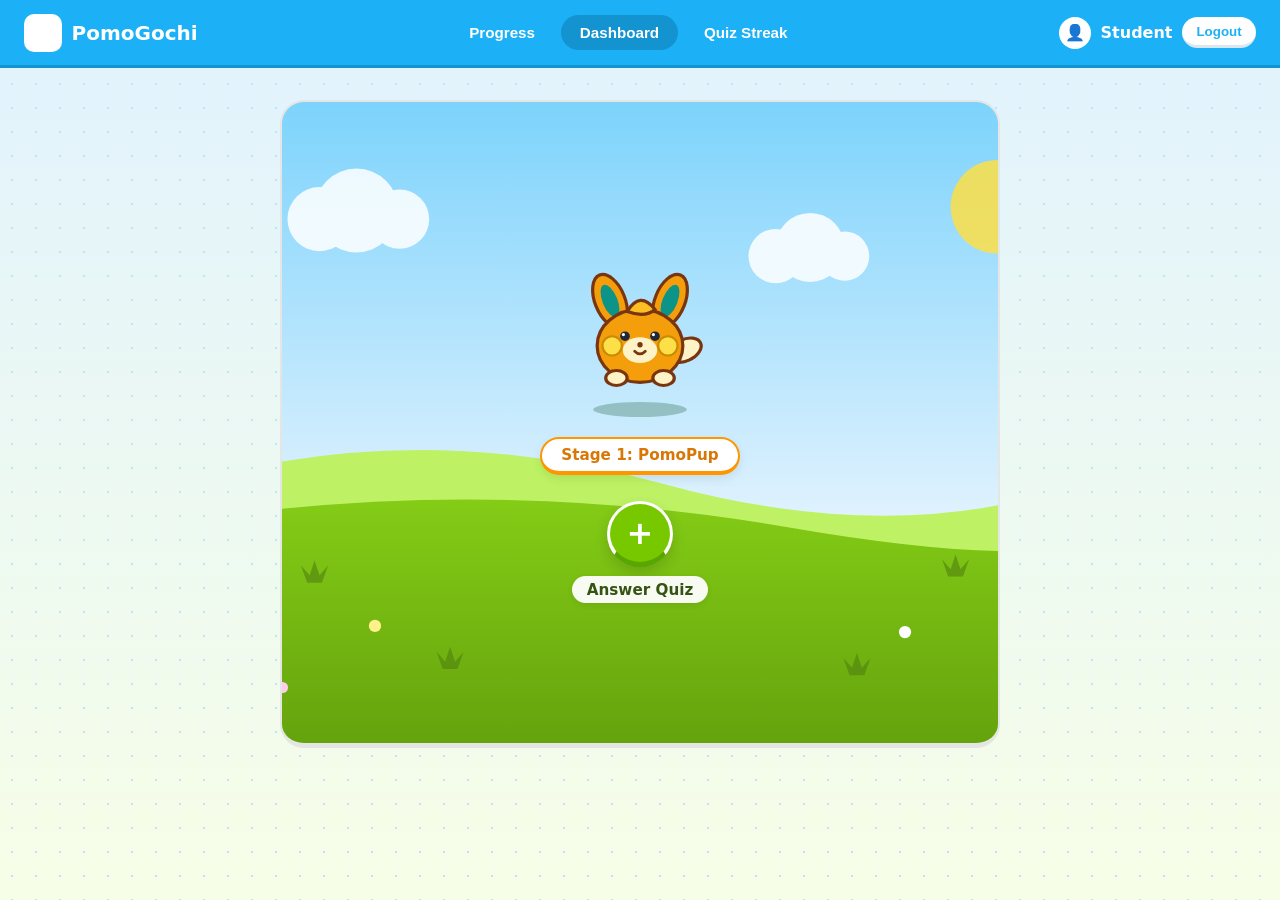
<file: index.html>
<!DOCTYPE html>
<html lang="en">
<head>
  <meta charset="UTF-8">
  <meta name="viewport" content="width=device-width, initial-scale=1.0">
  <title>PomoGochi</title>
  <link rel="stylesheet" href="styles.css">
</head>
<body>
  <header class="navbar">
    <div class="brand">
      <span class="logo-box" aria-hidden="true">⚡</span>
      <span class="brand-name">PomoGochi</span>
    </div>

    <nav class="nav-links" aria-label="Main Navigation">
      <button type="button" class="nav-btn" data-view="progress-view">Progress</button>
      <button type="button" class="nav-btn active" data-view="dashboard-view">Dashboard</button>
      <button type="button" class="nav-btn" data-view="streak-view">Quiz Streak</button>
    </nav>

    <div class="user-controls">
      <span class="user-icon" aria-hidden="true">👤</span>
      <span id="username-display" class="username">Student</span>
      <button type="button" id="logout-btn" class="logout-btn">Logout</button>
    </div>
  </header>

  <main class="main-frame">
    <!-- Dashboard View (With Sunny Meadow Habitat) -->
    <section id="dashboard-view" class="view habitat-card active-view">
      <h1 class="visually-hidden">Dashboard</h1>
      <div class="pet-stage-wrapper">
        <div id="dashboard-pet" class="pet-display pet-idle" role="img" aria-label="PomoGochi Virtual Pet"></div>
        <div class="pet-shadow"></div>
      </div>
      <p id="pet-stage-label" class="stage-pill">Stage 1: PomoPup</p>
      <a href="app.html" class="quiz-trigger" aria-label="Answer Quiz">
        <span class="plus-circle">+</span>
        <span class="trigger-label-pill">Answer Quiz</span>
      </a>
    </section>

    <!-- Quiz Streak View (With Sunny Meadow Habitat) -->
    <section id="streak-view" class="view habitat-card hidden">
      <h2 class="visually-hidden">Quiz Streak</h2>
      <div class="pet-stage-wrapper">
        <div id="streak-pet" class="pet-display pet-idle" role="img" aria-label="PomoGochi Virtual Pet"></div>
        <div class="pet-shadow"></div>
      </div>
      <div class="streak-box">
        🔥 <strong id="streak-count">0</strong>-DAY STREAK
      </div>
      <p class="stage-label habitat-subpill">Current Pet Level: <strong id="streak-pet-level">1</strong></p>
    </section>

    <!-- Progress View -->
    <section id="progress-view" class="view progress-card hidden">
      <div class="progress-header">
        <div id="progress-pet" class="pet-avatar-small" role="img" aria-label="Pet Avatar"></div>
        <div>
          <h2 id="pet-name">PomoGochi</h2>
          <p id="progress-stage-text" class="stage-subtext">Stage 1: PomoPup</p>
        </div>
      </div>

      <div class="stat-badges">
        <div class="stat-badge badge-gold">
          🏆 Lvl: <strong id="pet-level">1</strong>
        </div>
        <div class="stat-badge badge-blue">
          ⚡ Exp: <strong id="pet-exp">0</strong> / 100
          <div class="exp-bar-track">
            <div id="exp-bar-fill" class="exp-bar-fill" style="width: 0%;"></div>
          </div>
        </div>
        <div class="stat-badge badge-green">
          ⭐ Total Score: <strong id="total-score">0</strong>
        </div>
      </div>

      <!-- Evolution Roadmap -->
      <div class="evolution-section">
        <h3 class="evo-title">Evolution Forms</h3>
        <div class="evo-cards">
          <div id="evo-stage-1" class="evo-card unlocked">
            <div id="evo-icon-1" class="evo-mini-pet"></div>
            <span class="evo-name">PomoPup</span>
            <span class="evo-req">Lv 1</span>
          </div>
          <div id="evo-stage-2" class="evo-card">
            <div id="evo-icon-2" class="evo-mini-pet"></div>
            <span class="evo-name">PomoPaw</span>
            <span class="evo-req">Lv 3</span>
          </div>
          <div id="evo-stage-3" class="evo-card">
            <div id="evo-icon-3" class="evo-mini-pet"></div>
            <span class="evo-name">PomoChamp</span>
            <span class="evo-req">Lv 5</span>
          </div>
        </div>
      </div>
    </section>
  </main>

  <script src="script.js"></script>
</body>
</html>
</file>
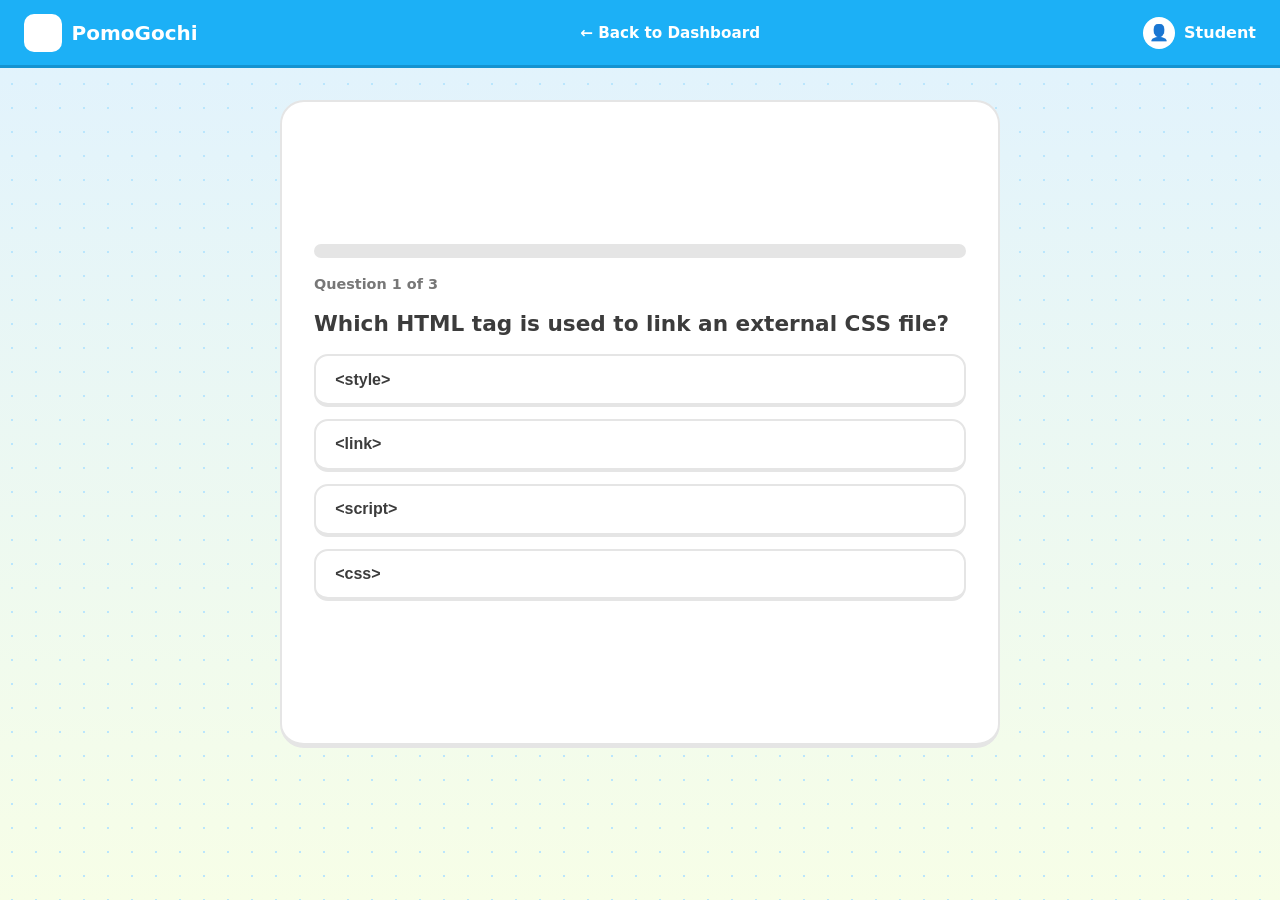
<file: app.html>
<!DOCTYPE html>
<html lang="en">
<head>
  <meta charset="UTF-8">
  <meta name="viewport" content="width=device-width, initial-scale=1.0">
  <title>PomoGochi - Quiz</title>
  <link rel="stylesheet" href="styles.css">
</head>
<body>
  <header class="navbar">
    <div class="brand">
      <span class="logo-box" aria-hidden="true">⚡</span>
      <span class="brand-name">PomoGochi</span>
    </div>

    <nav class="nav-links" aria-label="Quiz Navigation">
      <a href="index.html" class="nav-btn">← Back to Dashboard</a>
    </nav>

    <div class="user-controls">
      <span class="user-icon" aria-hidden="true">👤</span>
      <span class="username">Student</span>
    </div>
  </header>

  <main class="main-frame">
    <section id="quiz-box" class="quiz-container" aria-live="polite">
      <div class="quiz-progress-track">
        <div id="quiz-progress-fill" class="quiz-progress-fill" style="width: 0%;"></div>
      </div>
      <p id="question-counter" class="question-counter">Question 1 of 3</p>
      <h1 id="question-text" class="question-text">Loading question...</h1>
      <div id="choices-container" class="choices-grid"></div>

      <!-- Feedback & Explanation Box -->
      <div id="feedback-box" class="feedback-box hidden">
        <p id="feedback-text" class="feedback-title"></p>
        <p id="explanation-text" class="explanation-text"></p>
      </div>

      <button type="button" id="next-btn" class="primary-pill-btn hidden">Next Question</button>
    </section>
  </main>

  <script src="script.js"></script>
</body>
</html>
</file>
<file: styles.css>
* {
  box-sizing: border-box;
  margin: 0;
  padding: 0;
}

/* Soft Sky-to-Meadow Outer Page Background */
body {
  font-family: system-ui, -apple-system, BlinkMacSystemFont, "Segoe UI", sans-serif;
  background-color: #eef8ff;
  background-image:
    radial-gradient(#bae6fd 1.5px, transparent 1.5px),
    linear-gradient(180deg, #e0f2fe 0%, #f7fee7 100%);
  background-size: 24px 24px, 100% 100%;
  color: #3c3c3c;
  min-height: 100vh;
}

.visually-hidden {
  position: absolute;
  width: 1px;
  height: 1px;
  overflow: hidden;
  clip: rect(0, 0, 0, 0);
  white-space: nowrap;
}

.hidden {
  display: none !important;
}

/* Top Navigation Bar */
.navbar {
  display: flex;
  flex-wrap: wrap;
  justify-content: space-between;
  align-items: center;
  gap: 1rem;
  padding: 0.85rem 1.5rem;
  background-color: #1cb0f6;
  color: #ffffff;
  border-bottom: 3px solid #1493d1;
  position: relative;
  z-index: 20;
}

.brand {
  display: flex;
  align-items: center;
  gap: 0.6rem;
  font-weight: 800;
  font-size: 1.25rem;
}

.logo-box {
  display: inline-flex;
  justify-content: center;
  align-items: center;
  width: 38px;
  height: 38px;
  background-color: #ffffff;
  border-radius: 10px;
  font-size: 1.35rem;
}

.nav-links {
  display: flex;
  flex-wrap: wrap;
  justify-content: center;
  gap: 0.5rem;
  position: relative;
  z-index: 25;
}

.nav-btn {
  padding: 0.55rem 1.15rem;
  background-color: transparent;
  border: none;
  border-radius: 999px;
  color: #ffffff;
  font-weight: 700;
  font-size: 0.95rem;
  text-decoration: none;
  cursor: pointer;
  pointer-events: auto;
  transition: background-color 0.15s ease;
}

.nav-btn:hover {
  background-color: rgba(255, 255, 255, 0.22);
}

.nav-btn.active {
  background-color: #1493d1;
}

/* Right Profile & Logout Controls */
.user-controls {
  display: flex;
  align-items: center;
  gap: 0.6rem;
  font-weight: 700;
}

.user-icon {
  display: inline-flex;
  justify-content: center;
  align-items: center;
  width: 32px;
  height: 32px;
  background-color: #ffffff;
  color: #1cb0f6;
  border-radius: 50%;
  font-size: 1rem;
}

.logout-btn {
  padding: 0.4rem 0.9rem;
  background-color: #ffffff;
  color: #1cb0f6;
  border: none;
  border-bottom: 3px solid #d9e8f0;
  border-radius: 999px;
  font-weight: 700;
  cursor: pointer;
}

.logout-btn:hover {
  background-color: #f0f9ff;
}

/* Main Content Frame */
.main-frame {
  max-width: 720px;
  min-height: 72vh;
  margin: 2rem auto;
  background-color: #ffffff;
  border: 2px solid #e5e5e5;
  border-bottom-width: 5px;
  border-radius: 24px;
  overflow: hidden;
  display: flex;
  flex-direction: column;
}

.view {
  width: 100%;
  flex: 1;
}

/* Scenic Habitat Background for Dashboard & Quiz Streak Frames */
.habitat-card {
  display: flex;
  flex-direction: column;
  align-items: center;
  justify-content: center;
  gap: 1.25rem;
  text-align: center;
  padding: 2.5rem 2rem;
  position: relative;
  background-color: #bae6fd;
  background-image: url("data:image/svg+xml,%3Csvg xmlns='http://www.w3.org/2000/svg' viewBox='0 0 800 520' preserveAspectRatio='xMidYMax slice'%3E%3Cdefs%3E%3ClinearGradient id='sky' x1='0' y1='0' x2='0' y2='1'%3E%3Cstop offset='0%25' stop-color='%237dd3fc'/%3E%3Cstop offset='65%25' stop-color='%23e0f2fe'/%3E%3Cstop offset='100%25' stop-color='%23fef9c3'/%3E%3C/linearGradient%3E%3ClinearGradient id='meadow' x1='0' y1='0' x2='0' y2='1'%3E%3Cstop offset='0%25' stop-color='%2384cc16'/%3E%3Cstop offset='100%25' stop-color='%2365a30d'/%3E%3C/linearGradient%3E%3C/defs%3E%3Crect width='800' height='520' fill='url(%23sky)'/%3E%3Ccircle cx='690' cy='85' r='38' fill='%23fde047' opacity='0.85'/%3E%3Cg fill='%23ffffff' opacity='0.85'%3E%3Ccircle cx='140' cy='95' r='26'/%3E%3Ccircle cx='170' cy='88' r='34'/%3E%3Ccircle cx='205' cy='95' r='24'/%3E%3Ccircle cx='510' cy='125' r='22'/%3E%3Ccircle cx='538' cy='118' r='28'/%3E%3Ccircle cx='566' cy='125' r='20'/%3E%3C/g%3E%3Cpath d='M0 320 Q200 250 420 310 T800 290 L800 520 L0 520 Z' fill='%23bef264'/%3E%3Cpath d='M0 345 Q260 300 520 345 T800 330 L800 520 L0 520 Z' fill='url(%23meadow)'/%3E%3Cg fill='%234d7c0f' opacity='0.55'%3E%3Cpath d='M130 390 l-5 -14 l7 8 l4 -12 l4 12 l7 -8 l-5 14 z'/%3E%3Cpath d='M650 385 l-5 -14 l7 8 l4 -12 l4 12 l7 -8 l-5 14 z'/%3E%3Cpath d='M240 460 l-5 -14 l7 8 l4 -12 l4 12 l7 -8 l-5 14 z'/%3E%3Cpath d='M570 465 l-5 -14 l7 8 l4 -12 l4 12 l7 -8 l-5 14 z'/%3E%3C/g%3E%3Ccircle cx='185' cy='425' r='5' fill='%23fef08a'/%3E%3Ccircle cx='615' cy='430' r='5' fill='%23ffffff'/%3E%3Ccircle cx='110' cy='475' r='4.5' fill='%23fbcfe8'/%3E%3C/svg%3E");
  background-size: cover;
  background-position: center bottom;
}

.progress-card,
.quiz-container {
  padding: 2.5rem 2rem;
}

/* Pet Stage & Idle Squash-and-Stretch Motion */
.pet-stage-wrapper {
  display: flex;
  flex-direction: column;
  align-items: center;
  justify-content: flex-end;
  height: 175px;
  z-index: 2;
}

.pet-display {
  width: 150px;
  height: 150px;
  transform-origin: bottom center;
}

.pet-idle {
  animation: petIdleBounce 1.8s ease-in-out infinite;
}

.pet-shadow {
  width: 94px;
  height: 15px;
  background-color: rgba(20, 83, 45, 0.28);
  border-radius: 50%;
  margin-top: -6px;
  animation: shadowPulse 1.8s ease-in-out infinite;
}

@keyframes petIdleBounce {
  0%, 100% {
    transform: translateY(0) scale(1.04, 0.96);
  }
  25% {
    transform: translateY(-14px) scale(0.96, 1.05);
  }
  50% {
    transform: translateY(0) scale(1.03, 0.97);
  }
  75% {
    transform: translateY(-6px) scale(0.98, 1.02);
  }
}

@keyframes shadowPulse {
  0%, 100% {
    transform: scaleX(1.08);
    opacity: 0.95;
  }
  25% {
    transform: scaleX(0.82);
    opacity: 0.55;
  }
  50% {
    transform: scaleX(1.04);
    opacity: 0.9;
  }
  75% {
    transform: scaleX(0.92);
    opacity: 0.75;
  }
}

.stage-pill {
  padding: 0.45rem 1.2rem;
  background-color: #ffffff;
  border: 2px solid #ff9600;
  border-bottom-width: 4px;
  color: #d97706;
  border-radius: 999px;
  font-weight: 800;
  font-size: 0.95rem;
  box-shadow: 0 4px 10px rgba(0, 0, 0, 0.08);
}

.habitat-subpill {
  padding: 0.4rem 1.1rem;
  background-color: rgba(255, 255, 255, 0.92);
  border-radius: 999px;
  color: #365314;
  font-weight: 700;
}

/* Duolingo Green Trigger Button */
.quiz-trigger {
  display: flex;
  flex-direction: column;
  align-items: center;
  gap: 0.55rem;
  text-decoration: none;
  color: #3c3c3c;
  font-weight: 800;
  font-size: 1.05rem;
  margin-top: 0.35rem;
}

.plus-circle {
  display: inline-flex;
  justify-content: center;
  align-items: center;
  width: 66px;
  height: 66px;
  background-color: #78c800;
  color: #ffffff;
  border: 3px solid #ffffff;
  border-bottom: 5px solid #58a700;
  border-radius: 50%;
  font-size: 2rem;
  box-shadow: 0 6px 14px rgba(0, 0, 0, 0.14);
  transition: transform 0.1s ease;
}

.trigger-label-pill {
  padding: 0.3rem 0.95rem;
  background-color: rgba(255, 255, 255, 0.94);
  border-radius: 999px;
  color: #365314;
  font-size: 0.95rem;
  box-shadow: 0 2px 6px rgba(0, 0, 0, 0.08);
}

.quiz-trigger:hover .plus-circle {
  background-color: #82d600;
  transform: translateY(-2px);
}

.quiz-trigger:active .plus-circle {
  transform: translateY(2px);
  border-bottom-width: 2px;
}

/* Streak View */
.streak-box {
  padding: 0.9rem 1.85rem;
  background-color: #fffbeb;
  border: 3px solid #ff9600;
  border-bottom-width: 5px;
  border-radius: 18px;
  color: #d97706;
  font-size: 1.25rem;
  font-weight: 800;
  letter-spacing: 0.04em;
  box-shadow: 0 6px 14px rgba(0, 0, 0, 0.1);
}

/* Progress View */
.progress-header {
  display: flex;
  align-items: center;
  gap: 1.25rem;
  margin-bottom: 1.5rem;
}

.pet-avatar-small {
  display: inline-flex;
  justify-content: center;
  align-items: center;
  width: 78px;
  height: 78px;
  padding: 8px;
  background-color: #fff7ed;
  border: 4px solid #ff9600;
  border-radius: 50%;
}

.stage-subtext {
  color: #777777;
  font-weight: 700;
  margin-top: 0.2rem;
}

.stat-badges {
  display: flex;
  flex-direction: column;
  gap: 0.9rem;
}

.stat-badge {
  width: 100%;
  max-width: 340px;
  padding: 0.85rem 1.25rem;
  border: 2px solid #e5e5e5;
  border-bottom-width: 4px;
  border-radius: 14px;
  font-weight: 700;
  font-size: 1rem;
}

.badge-gold {
  background-color: #fffbeb;
  border-color: #ffc800;
  color: #b45309;
}

.badge-blue {
  background-color: #f0f9ff;
  border-color: #1cb0f6;
  color: #0369a1;
}

.badge-green {
  background-color: #f4fce3;
  border-color: #78c800;
  color: #3f6212;
}

.exp-bar-track {
  width: 100%;
  height: 10px;
  background-color: #dbeafe;
  border-radius: 999px;
  margin-top: 0.5rem;
  overflow: hidden;
}

.exp-bar-fill {
  height: 100%;
  background-color: #1cb0f6;
  border-radius: 999px;
  transition: width 0.3s ease;
}

/* Evolution Roadmap Cards */
.evolution-section {
  margin-top: 1.75rem;
  padding-top: 1.25rem;
  border-top: 2px solid #f1f5f9;
}

.evo-title {
  font-size: 1rem;
  color: #475569;
  margin-bottom: 0.85rem;
}

.evo-cards {
  display: grid;
  grid-template-columns: repeat(3, 1fr);
  gap: 0.75rem;
}

.evo-card {
  display: flex;
  flex-direction: column;
  align-items: center;
  gap: 0.3rem;
  padding: 0.75rem 0.5rem;
  background-color: #f8fafc;
  border: 2px solid #e2e8f0;
  border-radius: 16px;
  opacity: 0.5;
  filter: grayscale(100%);
  transition: all 0.2s ease;
}

.evo-card.unlocked {
  background-color: #fff7ed;
  border-color: #ff9600;
  opacity: 1;
  filter: none;
}

.evo-mini-pet {
  width: 56px;
  height: 56px;
}

.evo-name {
  font-weight: 800;
  font-size: 0.85rem;
  color: #334155;
}

.evo-req {
  font-size: 0.75rem;
  font-weight: 700;
  color: #d97706;
}

/* Quiz Page (app.html) */
.quiz-container {
  display: flex;
  flex-direction: column;
  gap: 1.15rem;
  justify-content: center;
  flex: 1;
}

.quiz-progress-track {
  width: 100%;
  height: 14px;
  background-color: #e5e5e5;
  border-radius: 999px;
  overflow: hidden;
}

.quiz-progress-fill {
  height: 100%;
  background-color: #78c800;
  border-radius: 999px;
  transition: width 0.3s ease;
}

.question-counter {
  font-size: 0.9rem;
  font-weight: 700;
  color: #777777;
}

.question-text {
  font-size: 1.35rem;
  color: #3c3c3c;
}

.choices-grid {
  display: flex;
  flex-direction: column;
  gap: 0.75rem;
}

.choice-btn {
  padding: 0.9rem 1.2rem;
  text-align: left;
  background-color: #ffffff;
  border: 2px solid #e5e5e5;
  border-bottom-width: 4px;
  border-radius: 14px;
  font-size: 1rem;
  font-weight: 600;
  color: #3c3c3c;
  cursor: pointer;
}

.choice-btn:hover:not(:disabled) {
  background-color: #f7f7f7;
}

.choice-btn.correct {
  background-color: #d7ffb8;
  border-color: #58cc02;
  color: #58a700;
}

.choice-btn.wrong {
  background-color: #ffdfe0;
  border-color: #ff4b4b;
  color: #ea2b2b;
}

/* Feedback & Explanation Banner */
.feedback-box {
  padding: 1rem 1.2rem;
  border-radius: 14px;
  border: 2px solid transparent;
}

.feedback-box.correct-banner {
  background-color: #d7ffb8;
  border-color: #58cc02;
  color: #3f6212;
}

.feedback-box.wrong-banner {
  background-color: #ffdfe0;
  border-color: #ff4b4b;
  color: #991b1b;
}

.feedback-title {
  font-weight: 800;
  font-size: 1.05rem;
  margin-bottom: 0.25rem;
}

.explanation-text {
  font-size: 0.95rem;
  line-height: 1.45;
  font-weight: 600;
}

.primary-pill-btn {
  display: inline-block;
  padding: 0.85rem 1.5rem;
  background-color: #78c800;
  color: #ffffff;
  border: none;
  border-bottom: 4px solid #58a700;
  border-radius: 999px;
  font-size: 1rem;
  font-weight: 800;
  text-align: center;
  text-decoration: none;
  cursor: pointer;
}

.primary-pill-btn:hover {
  background-color: #82d600;
}

/* Mobile Screen Adjustments */
@media (max-width: 720px) {
  .navbar {
    flex-direction: column;
    justify-content: center;
    text-align: center;
  }

  .main-frame {
    margin: 1rem;
  }

  .habitat-card,
  .progress-card,
  .quiz-container {
    padding: 1.75rem 1.25rem;
  }
}
</file>
